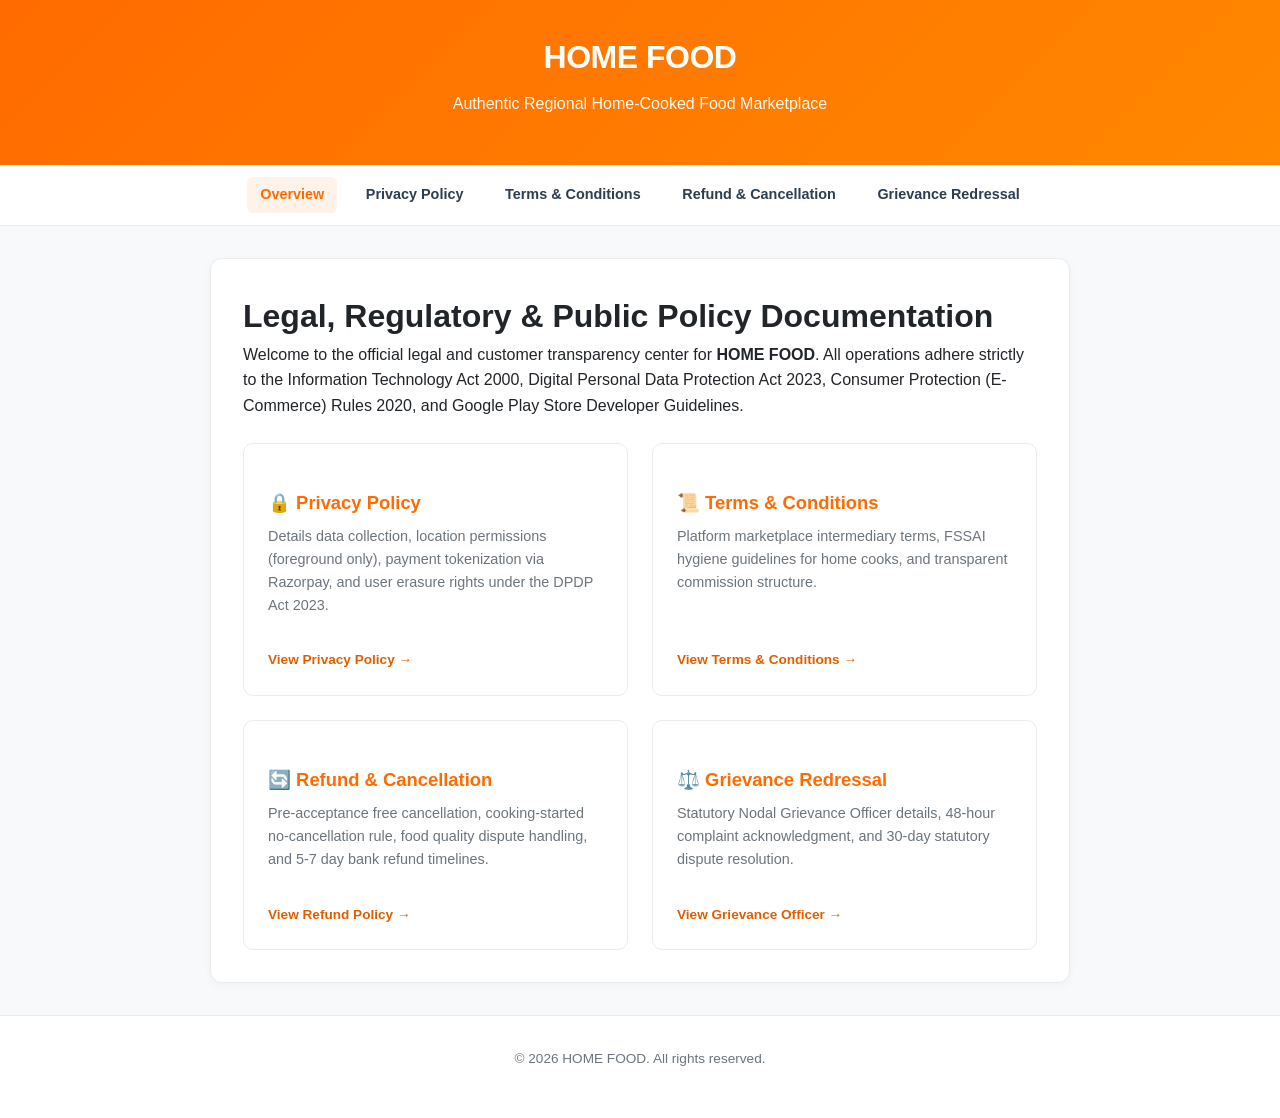
<file: index.html>
<!DOCTYPE html>
<html lang="en">
<head>
  <meta charset="UTF-8">
  <meta name="viewport" content="width=device-width, initial-scale=1.0">
  <title>HOME FOOD — Legal & Compliance Portal</title>
  <link rel="stylesheet" href="styles.css">
  <style>
    .portal-grid {
      display: grid;
      grid-template-columns: repeat(auto-fit, minmax(250px, 1fr));
      gap: 1.5rem;
      margin-top: 1.5rem;
    }
    .portal-card {
      background: white;
      border: 1px solid var(--border);
      border-radius: 10px;
      padding: 1.5rem;
      text-decoration: none;
      color: inherit;
      transition: transform 0.2s, box-shadow 0.2s;
      display: flex;
      flex-direction: column;
    }
    .portal-card:hover {
      transform: translateY(-4px);
      box-shadow: 0 8px 20px rgba(0,0,0,0.08);
      border-color: var(--primary);
    }
    .portal-card h3 {
      color: var(--primary);
      margin-bottom: 0.5rem;
    }
    .portal-card p {
      color: var(--text-muted);
      font-size: 0.9rem;
      flex-grow: 1;
    }
    .portal-card span {
      color: var(--primary-dark);
      font-weight: 600;
      font-size: 0.85rem;
      margin-top: 1rem;
    }
  </style>
</head>
<body>

<header>
  <h1>HOME FOOD</h1>
  <p>Authentic Regional Home-Cooked Food Marketplace</p>
</header>

<nav class="policy-nav">
  <a href="index.html" class="active">Overview</a>
  <a href="privacy.html">Privacy Policy</a>
  <a href="terms.html">Terms & Conditions</a>
  <a href="refund.html">Refund & Cancellation</a>
  <a href="grievance.html">Grievance Redressal</a>
</nav>

<main class="container">
  <div class="card">
    <h1>Legal, Regulatory & Public Policy Documentation</h1>
    <p>
      Welcome to the official legal and customer transparency center for <strong>HOME FOOD</strong>. 
      All operations adhere strictly to the Information Technology Act 2000, Digital Personal Data Protection Act 2023, 
      Consumer Protection (E-Commerce) Rules 2020, and Google Play Store Developer Guidelines.
    </p>

    <div class="portal-grid">
      <a href="privacy.html" class="portal-card">
        <h3>🔒 Privacy Policy</h3>
        <p>Details data collection, location permissions (foreground only), payment tokenization via Razorpay, and user erasure rights under the DPDP Act 2023.</p>
        <span>View Privacy Policy &rarr;</span>
      </a>

      <a href="terms.html" class="portal-card">
        <h3>📜 Terms & Conditions</h3>
        <p>Platform marketplace intermediary terms, FSSAI hygiene guidelines for home cooks, and transparent commission structure.</p>
        <span>View Terms & Conditions &rarr;</span>
      </a>

      <a href="refund.html" class="portal-card">
        <h3>🔄 Refund & Cancellation</h3>
        <p>Pre-acceptance free cancellation, cooking-started no-cancellation rule, food quality dispute handling, and 5-7 day bank refund timelines.</p>
        <span>View Refund Policy &rarr;</span>
      </a>

      <a href="grievance.html" class="portal-card">
        <h3>⚖️ Grievance Redressal</h3>
        <p>Statutory Nodal Grievance Officer details, 48-hour complaint acknowledgment, and 30-day statutory dispute resolution.</p>
        <span>View Grievance Officer &rarr;</span>
      </a>
    </div>
  </div>
</main>

<footer>
  <p>&copy; 2026 HOME FOOD. All rights reserved.</p>
</footer>

</body>
</html>
</file>
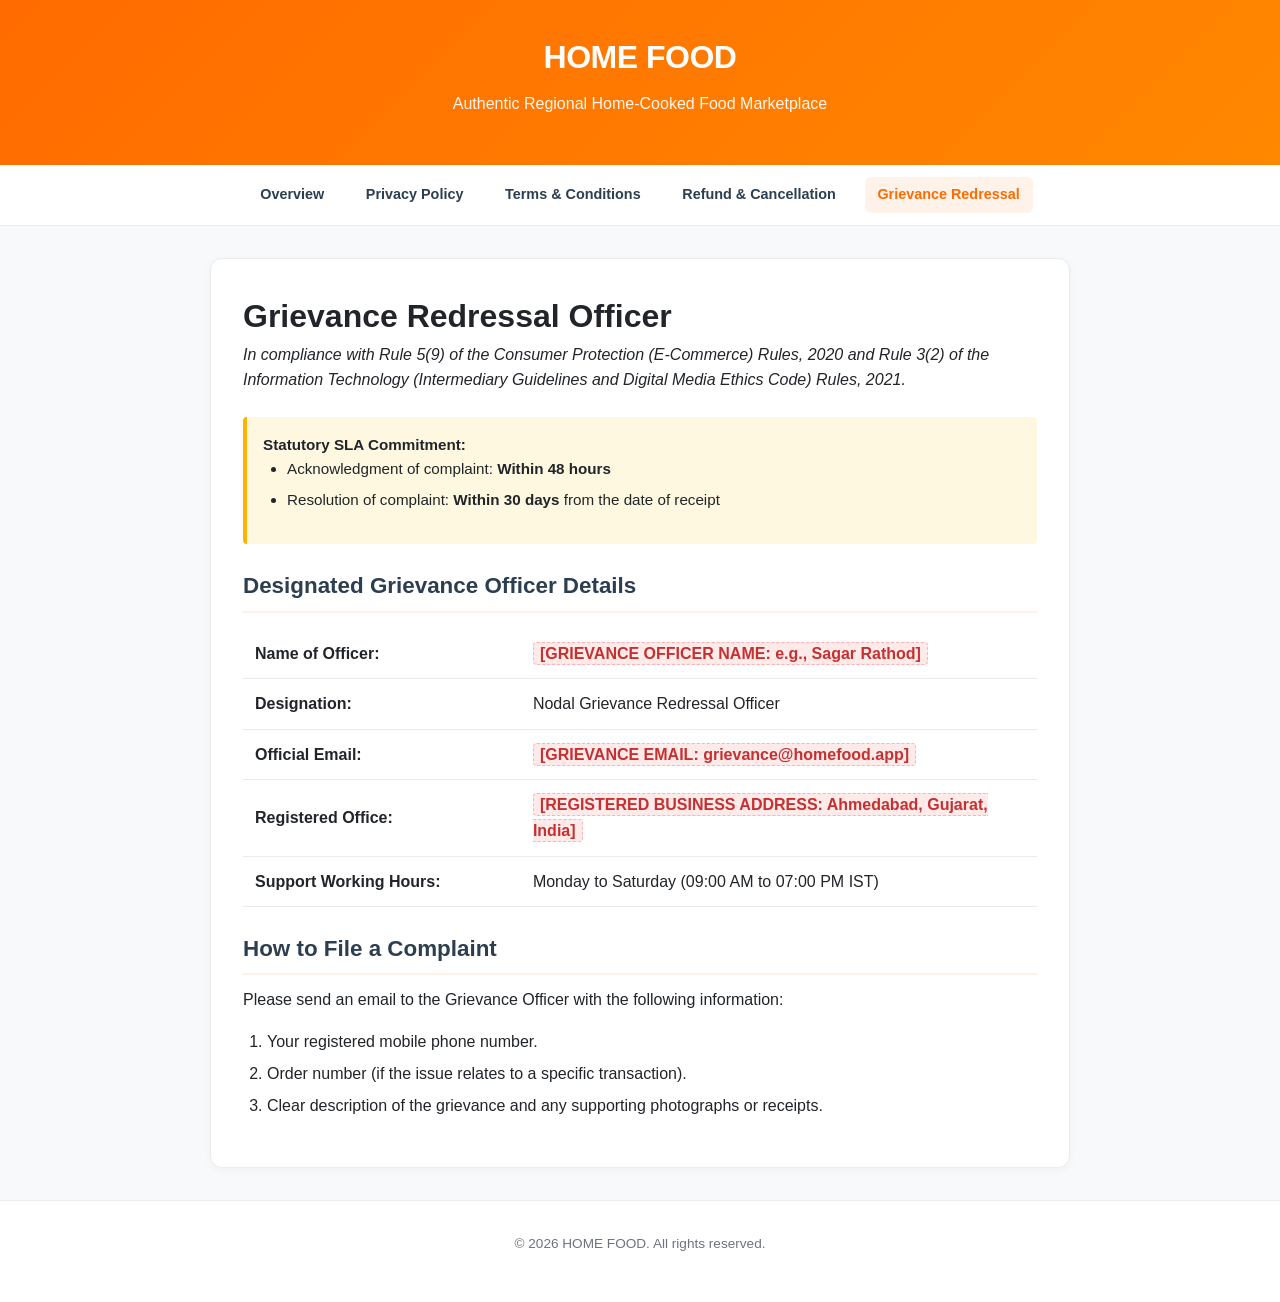
<file: grievance.html>
<!DOCTYPE html>
<html lang="en">
<head>
  <meta charset="UTF-8">
  <meta name="viewport" content="width=device-width, initial-scale=1.0">
  <title>Grievance Redressal — HOME FOOD</title>
  <link rel="stylesheet" href="styles.css">
</head>
<body>

<header>
  <h1>HOME FOOD</h1>
  <p>Authentic Regional Home-Cooked Food Marketplace</p>
</header>

<nav class="policy-nav">
  <a href="index.html">Overview</a>
  <a href="privacy.html">Privacy Policy</a>
  <a href="terms.html">Terms & Conditions</a>
  <a href="refund.html">Refund & Cancellation</a>
  <a href="grievance.html" class="active">Grievance Redressal</a>
</nav>

<main class="container">
  <div class="card">
    <h1>Grievance Redressal Officer</h1>
    <p><em>In compliance with Rule 5(9) of the Consumer Protection (E-Commerce) Rules, 2020 and Rule 3(2) of the Information Technology (Intermediary Guidelines and Digital Media Ethics Code) Rules, 2021.</em></p>

    <div class="notice-box">
      <strong>Statutory SLA Commitment:</strong>
      <ul>
        <li>Acknowledgment of complaint: <strong>Within 48 hours</strong></li>
        <li>Resolution of complaint: <strong>Within 30 days</strong> from the date of receipt</li>
      </ul>
    </div>

    <h2>Designated Grievance Officer Details</h2>
    <table style="width: 100%; border-collapse: collapse; margin-top: 1rem;">
      <tr style="border-bottom: 1px solid var(--border);">
        <td style="padding: 0.75rem; font-weight: bold; width: 35%;">Name of Officer:</td>
        <td style="padding: 0.75rem;"><span class="placeholder-tag">[GRIEVANCE OFFICER NAME: e.g., Sagar Rathod]</span></td>
      </tr>
      <tr style="border-bottom: 1px solid var(--border);">
        <td style="padding: 0.75rem; font-weight: bold;">Designation:</td>
        <td style="padding: 0.75rem;">Nodal Grievance Redressal Officer</td>
      </tr>
      <tr style="border-bottom: 1px solid var(--border);">
        <td style="padding: 0.75rem; font-weight: bold;">Official Email:</td>
        <td style="padding: 0.75rem;"><span class="placeholder-tag">[GRIEVANCE EMAIL: grievance@homefood.app]</span></td>
      </tr>
      <tr style="border-bottom: 1px solid var(--border);">
        <td style="padding: 0.75rem; font-weight: bold;">Registered Office:</td>
        <td style="padding: 0.75rem;"><span class="placeholder-tag">[REGISTERED BUSINESS ADDRESS: Ahmedabad, Gujarat, India]</span></td>
      </tr>
      <tr style="border-bottom: 1px solid var(--border);">
        <td style="padding: 0.75rem; font-weight: bold;">Support Working Hours:</td>
        <td style="padding: 0.75rem;">Monday to Saturday (09:00 AM to 07:00 PM IST)</td>
      </tr>
    </table>

    <h2>How to File a Complaint</h2>
    <p>Please send an email to the Grievance Officer with the following information:</p>
    <ol>
      <li>Your registered mobile phone number.</li>
      <li>Order number (if the issue relates to a specific transaction).</li>
      <li>Clear description of the grievance and any supporting photographs or receipts.</li>
    </ol>
  </div>
</main>

<footer>
  <p>&copy; 2026 HOME FOOD. All rights reserved.</p>
</footer>

</body>
</html>
</file>
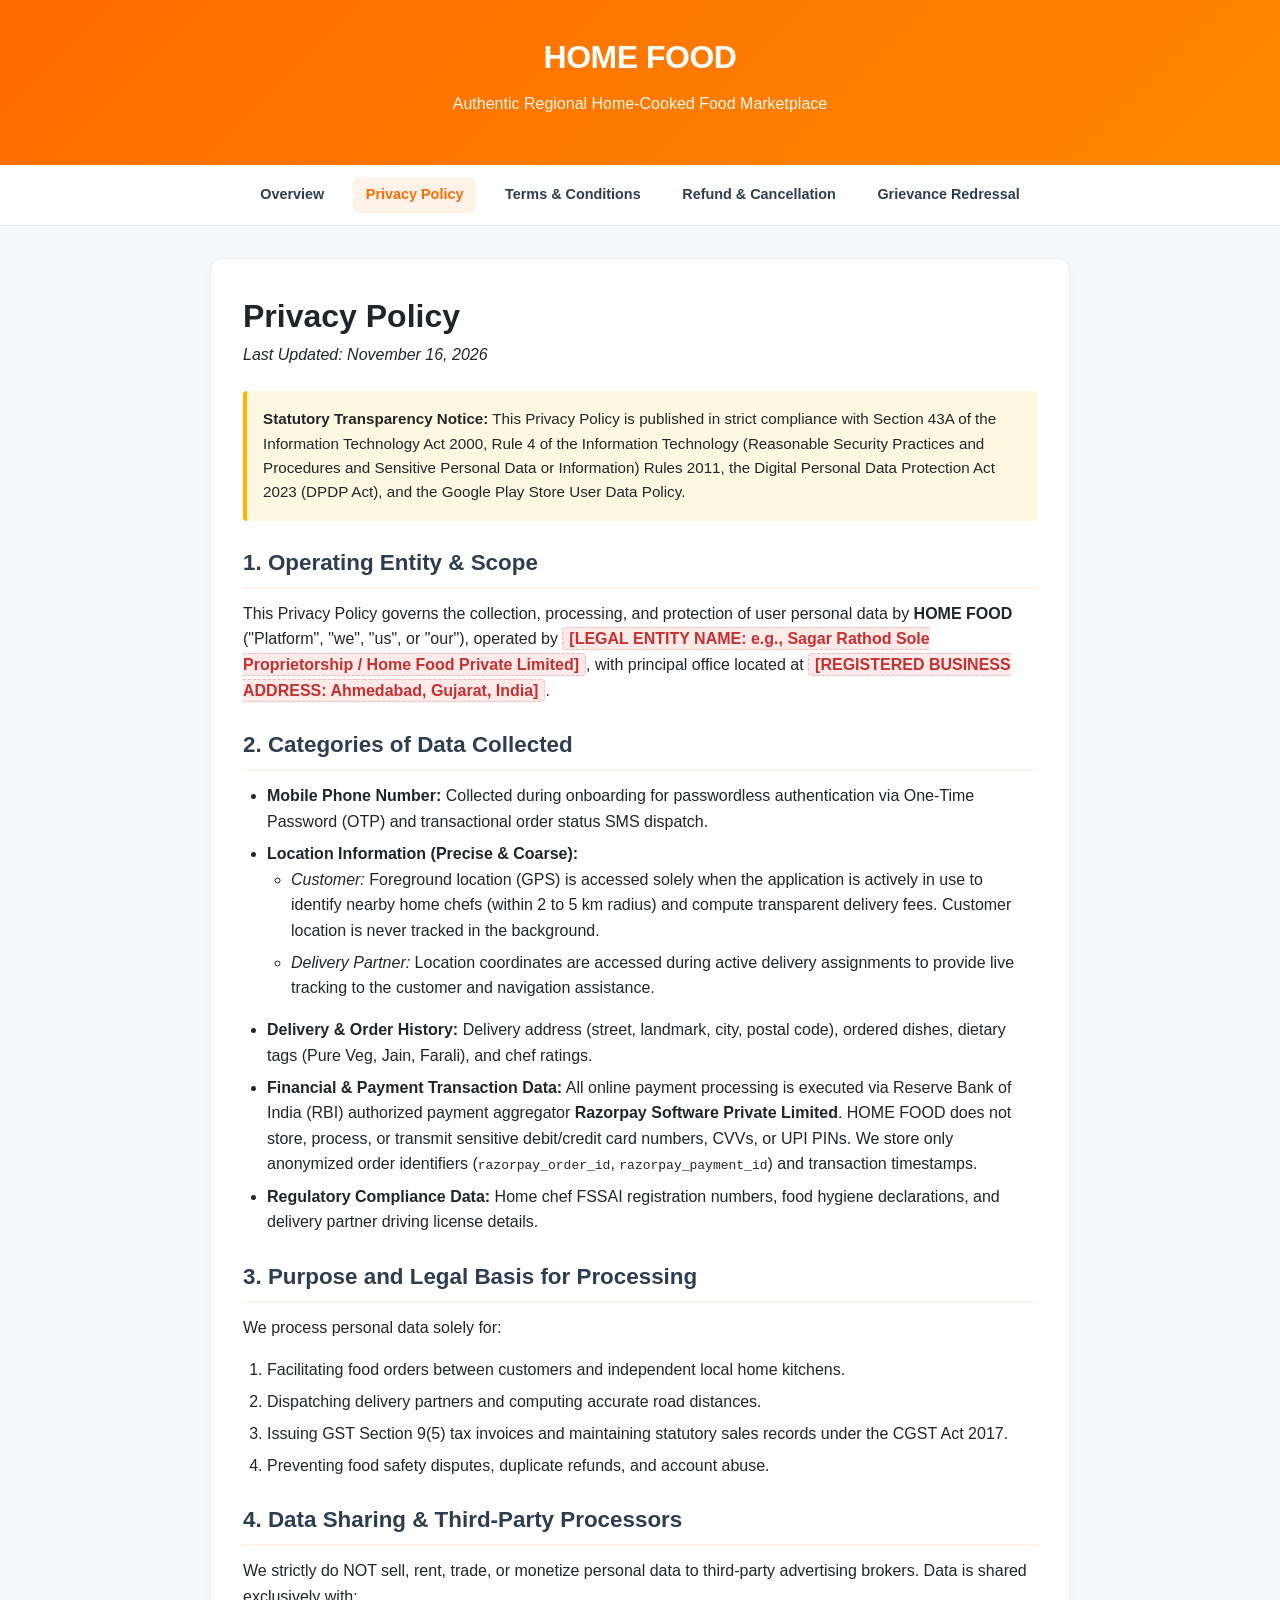
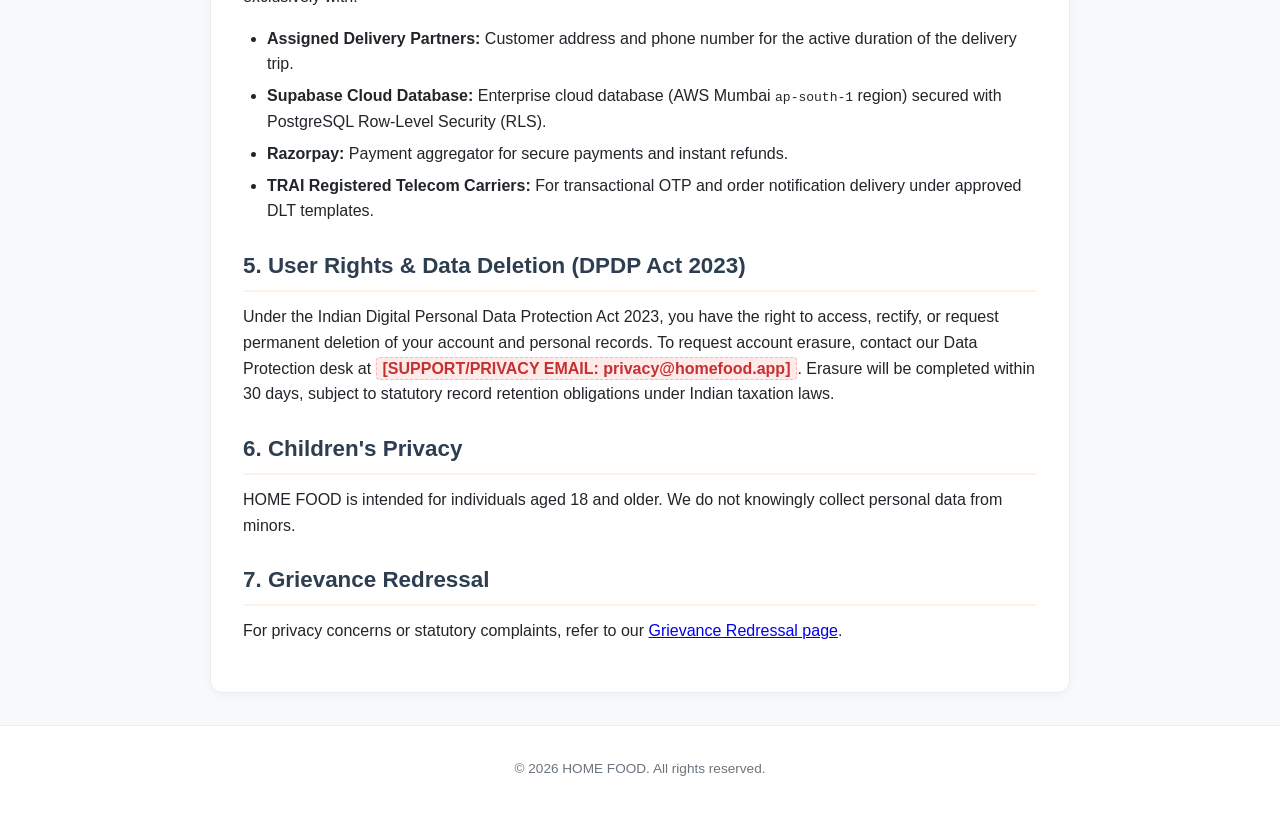
<file: privacy.html>
<!DOCTYPE html>
<html lang="en">
<head>
  <meta charset="UTF-8">
  <meta name="viewport" content="width=device-width, initial-scale=1.0">
  <title>Privacy Policy — HOME FOOD</title>
  <link rel="stylesheet" href="styles.css">
</head>
<body>

<header>
  <h1>HOME FOOD</h1>
  <p>Authentic Regional Home-Cooked Food Marketplace</p>
</header>

<nav class="policy-nav">
  <a href="index.html">Overview</a>
  <a href="privacy.html" class="active">Privacy Policy</a>
  <a href="terms.html">Terms & Conditions</a>
  <a href="refund.html">Refund & Cancellation</a>
  <a href="grievance.html">Grievance Redressal</a>
</nav>

<main class="container">
  <div class="card">
    <h1>Privacy Policy</h1>
    <p><em>Last Updated: November 16, 2026</em></p>

    <div class="notice-box">
      <strong>Statutory Transparency Notice:</strong> This Privacy Policy is published in strict compliance with Section 43A of the Information Technology Act 2000, Rule 4 of the Information Technology (Reasonable Security Practices and Procedures and Sensitive Personal Data or Information) Rules 2011, the Digital Personal Data Protection Act 2023 (DPDP Act), and the Google Play Store User Data Policy.
    </div>

    <h2>1. Operating Entity & Scope</h2>
    <p>
      This Privacy Policy governs the collection, processing, and protection of user personal data by 
      <strong>HOME FOOD</strong> ("Platform", "we", "us", or "our"), operated by 
      <span class="placeholder-tag">[LEGAL ENTITY NAME: e.g., Sagar Rathod Sole Proprietorship / Home Food Private Limited]</span>, 
      with principal office located at 
      <span class="placeholder-tag">[REGISTERED BUSINESS ADDRESS: Ahmedabad, Gujarat, India]</span>.
    </p>

    <h2>2. Categories of Data Collected</h2>
    <ul>
      <li>
        <strong>Mobile Phone Number:</strong> Collected during onboarding for passwordless authentication via One-Time Password (OTP) and transactional order status SMS dispatch.
      </li>
      <li>
        <strong>Location Information (Precise & Coarse):</strong>
        <ul>
          <li><em>Customer:</em> Foreground location (GPS) is accessed solely when the application is actively in use to identify nearby home chefs (within 2 to 5 km radius) and compute transparent delivery fees. Customer location is never tracked in the background.</li>
          <li><em>Delivery Partner:</em> Location coordinates are accessed during active delivery assignments to provide live tracking to the customer and navigation assistance.</li>
        </ul>
      </li>
      <li>
        <strong>Delivery & Order History:</strong> Delivery address (street, landmark, city, postal code), ordered dishes, dietary tags (Pure Veg, Jain, Farali), and chef ratings.
      </li>
      <li>
        <strong>Financial & Payment Transaction Data:</strong> All online payment processing is executed via Reserve Bank of India (RBI) authorized payment aggregator <strong>Razorpay Software Private Limited</strong>. HOME FOOD does not store, process, or transmit sensitive debit/credit card numbers, CVVs, or UPI PINs. We store only anonymized order identifiers (<code>razorpay_order_id</code>, <code>razorpay_payment_id</code>) and transaction timestamps.
      </li>
      <li>
        <strong>Regulatory Compliance Data:</strong> Home chef FSSAI registration numbers, food hygiene declarations, and delivery partner driving license details.
      </li>
    </ul>

    <h2>3. Purpose and Legal Basis for Processing</h2>
    <p>We process personal data solely for:</p>
    <ol>
      <li>Facilitating food orders between customers and independent local home kitchens.</li>
      <li>Dispatching delivery partners and computing accurate road distances.</li>
      <li>Issuing GST Section 9(5) tax invoices and maintaining statutory sales records under the CGST Act 2017.</li>
      <li>Preventing food safety disputes, duplicate refunds, and account abuse.</li>
    </ol>

    <h2>4. Data Sharing & Third-Party Processors</h2>
    <p>We strictly do NOT sell, rent, trade, or monetize personal data to third-party advertising brokers. Data is shared exclusively with:</p>
    <ul>
      <li><strong>Assigned Delivery Partners:</strong> Customer address and phone number for the active duration of the delivery trip.</li>
      <li><strong>Supabase Cloud Database:</strong> Enterprise cloud database (AWS Mumbai <code>ap-south-1</code> region) secured with PostgreSQL Row-Level Security (RLS).</li>
      <li><strong>Razorpay:</strong> Payment aggregator for secure payments and instant refunds.</li>
      <li><strong>TRAI Registered Telecom Carriers:</strong> For transactional OTP and order notification delivery under approved DLT templates.</li>
    </ul>

    <h2>5. User Rights & Data Deletion (DPDP Act 2023)</h2>
    <p>
      Under the Indian Digital Personal Data Protection Act 2023, you have the right to access, rectify, or request permanent deletion of your account and personal records. To request account erasure, contact our Data Protection desk at 
      <span class="placeholder-tag">[SUPPORT/PRIVACY EMAIL: privacy@homefood.app]</span>. 
      Erasure will be completed within 30 days, subject to statutory record retention obligations under Indian taxation laws.
    </p>

    <h2>6. Children's Privacy</h2>
    <p>
      HOME FOOD is intended for individuals aged 18 and older. We do not knowingly collect personal data from minors.
    </p>

    <h2>7. Grievance Redressal</h2>
    <p>
      For privacy concerns or statutory complaints, refer to our 
      <a href="grievance.html">Grievance Redressal page</a>.
    </p>
  </div>
</main>

<footer>
  <p>&copy; 2026 HOME FOOD. All rights reserved.</p>
</footer>

</body>
</html>
</file>
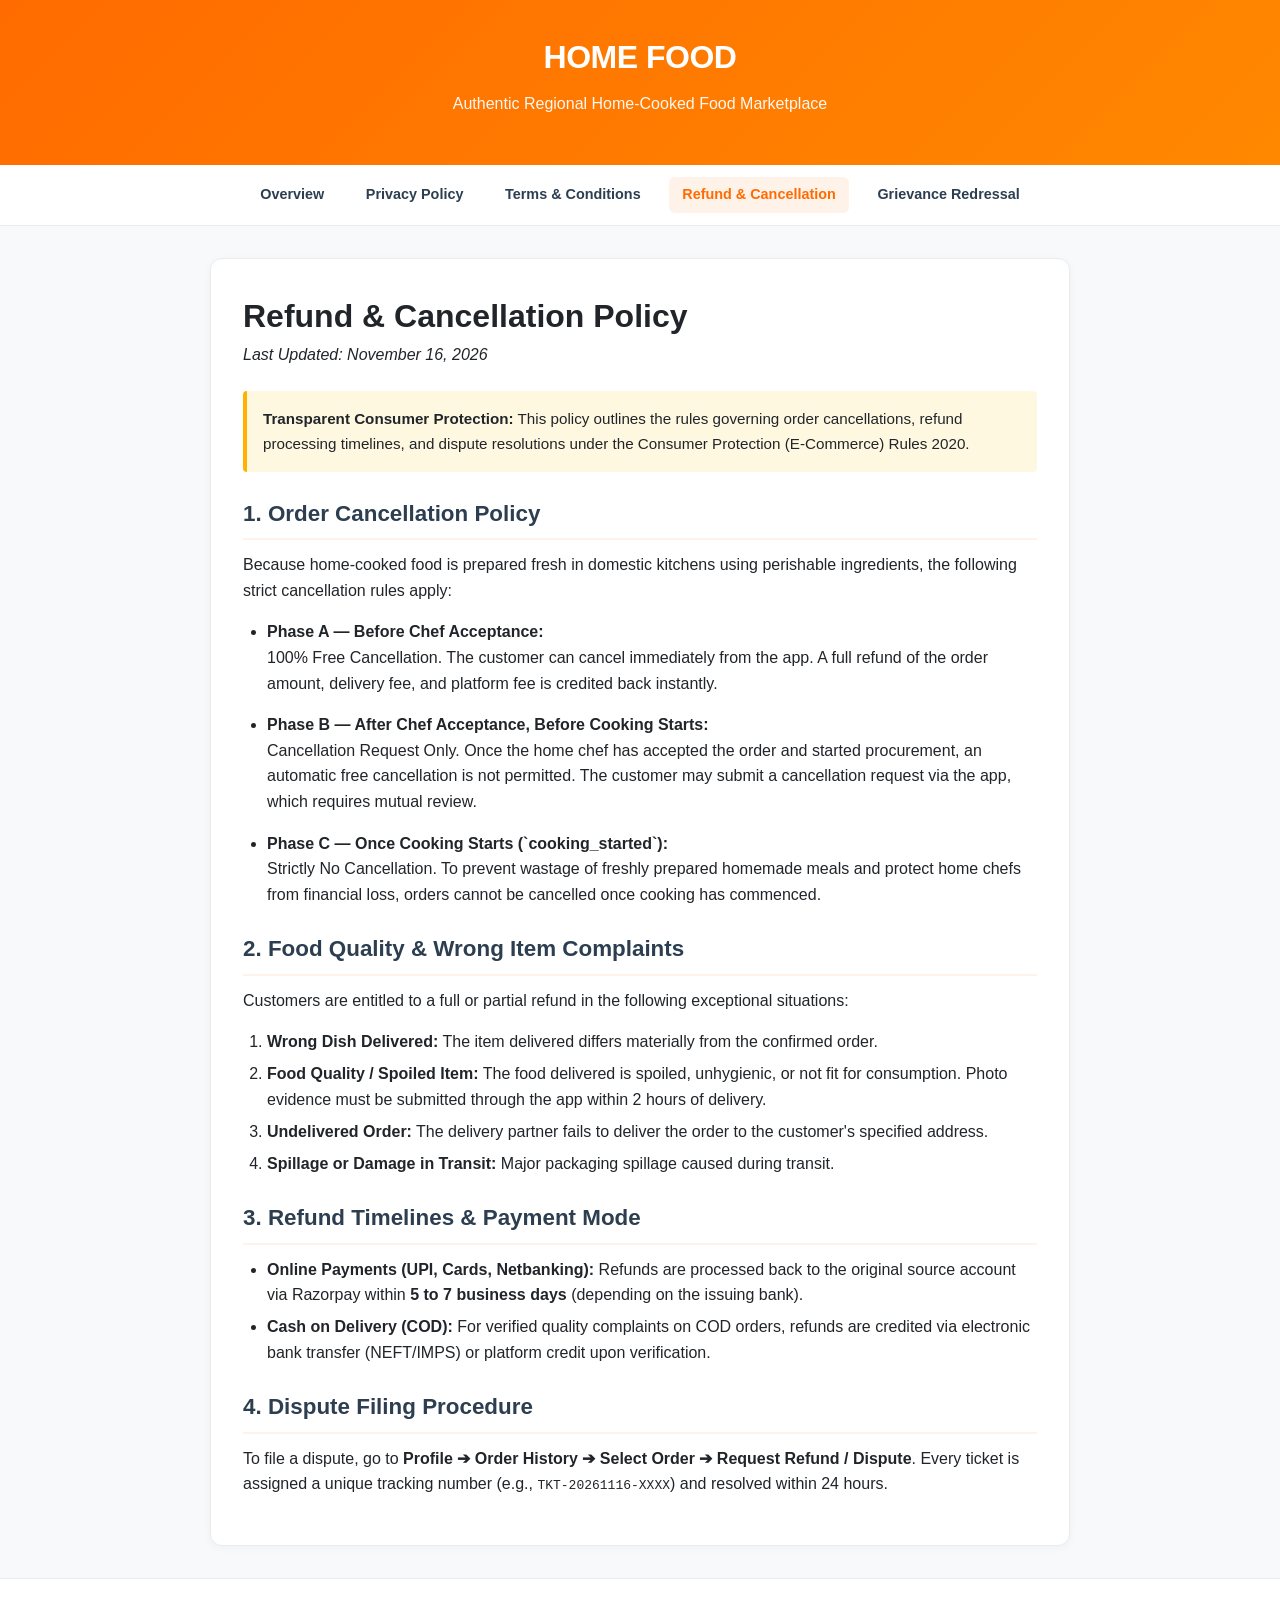
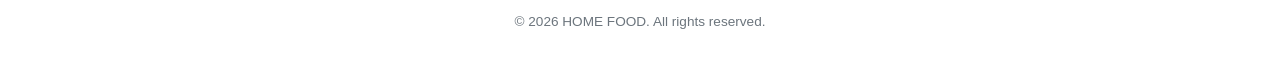
<file: refund.html>
<!DOCTYPE html>
<html lang="en">
<head>
  <meta charset="UTF-8">
  <meta name="viewport" content="width=device-width, initial-scale=1.0">
  <title>Refund & Cancellation Policy — HOME FOOD</title>
  <link rel="stylesheet" href="styles.css">
</head>
<body>

<header>
  <h1>HOME FOOD</h1>
  <p>Authentic Regional Home-Cooked Food Marketplace</p>
</header>

<nav class="policy-nav">
  <a href="index.html">Overview</a>
  <a href="privacy.html">Privacy Policy</a>
  <a href="terms.html">Terms & Conditions</a>
  <a href="refund.html" class="active">Refund & Cancellation</a>
  <a href="grievance.html">Grievance Redressal</a>
</nav>

<main class="container">
  <div class="card">
    <h1>Refund & Cancellation Policy</h1>
    <p><em>Last Updated: November 16, 2026</em></p>

    <div class="notice-box">
      <strong>Transparent Consumer Protection:</strong> This policy outlines the rules governing order cancellations, refund processing timelines, and dispute resolutions under the Consumer Protection (E-Commerce) Rules 2020.
    </div>

    <h2>1. Order Cancellation Policy</h2>
    <p>Because home-cooked food is prepared fresh in domestic kitchens using perishable ingredients, the following strict cancellation rules apply:</p>

    <ul>
      <li>
        <strong>Phase A — Before Chef Acceptance:</strong>
        <p>100% Free Cancellation. The customer can cancel immediately from the app. A full refund of the order amount, delivery fee, and platform fee is credited back instantly.</p>
      </li>
      <li>
        <strong>Phase B — After Chef Acceptance, Before Cooking Starts:</strong>
        <p>Cancellation Request Only. Once the home chef has accepted the order and started procurement, an automatic free cancellation is not permitted. The customer may submit a cancellation request via the app, which requires mutual review.</p>
      </li>
      <li>
        <strong>Phase C — Once Cooking Starts (`cooking_started`):</strong>
        <p>Strictly No Cancellation. To prevent wastage of freshly prepared homemade meals and protect home chefs from financial loss, orders cannot be cancelled once cooking has commenced.</p>
      </li>
    </ul>

    <h2>2. Food Quality & Wrong Item Complaints</h2>
    <p>Customers are entitled to a full or partial refund in the following exceptional situations:</p>
    <ol>
      <li><strong>Wrong Dish Delivered:</strong> The item delivered differs materially from the confirmed order.</li>
      <li><strong>Food Quality / Spoiled Item:</strong> The food delivered is spoiled, unhygienic, or not fit for consumption. Photo evidence must be submitted through the app within 2 hours of delivery.</li>
      <li><strong>Undelivered Order:</strong> The delivery partner fails to deliver the order to the customer's specified address.</li>
      <li><strong>Spillage or Damage in Transit:</strong> Major packaging spillage caused during transit.</li>
    </ol>

    <h2>3. Refund Timelines & Payment Mode</h2>
    <ul>
      <li><strong>Online Payments (UPI, Cards, Netbanking):</strong> Refunds are processed back to the original source account via Razorpay within <strong>5 to 7 business days</strong> (depending on the issuing bank).</li>
      <li><strong>Cash on Delivery (COD):</strong> For verified quality complaints on COD orders, refunds are credited via electronic bank transfer (NEFT/IMPS) or platform credit upon verification.</li>
    </ul>

    <h2>4. Dispute Filing Procedure</h2>
    <p>
      To file a dispute, go to <strong>Profile ➔ Order History ➔ Select Order ➔ Request Refund / Dispute</strong>. 
      Every ticket is assigned a unique tracking number (e.g., <code>TKT-20261116-XXXX</code>) and resolved within 24 hours.
    </p>
  </div>
</main>

<footer>
  <p>&copy; 2026 HOME FOOD. All rights reserved.</p>
</footer>

</body>
</html>
</file>
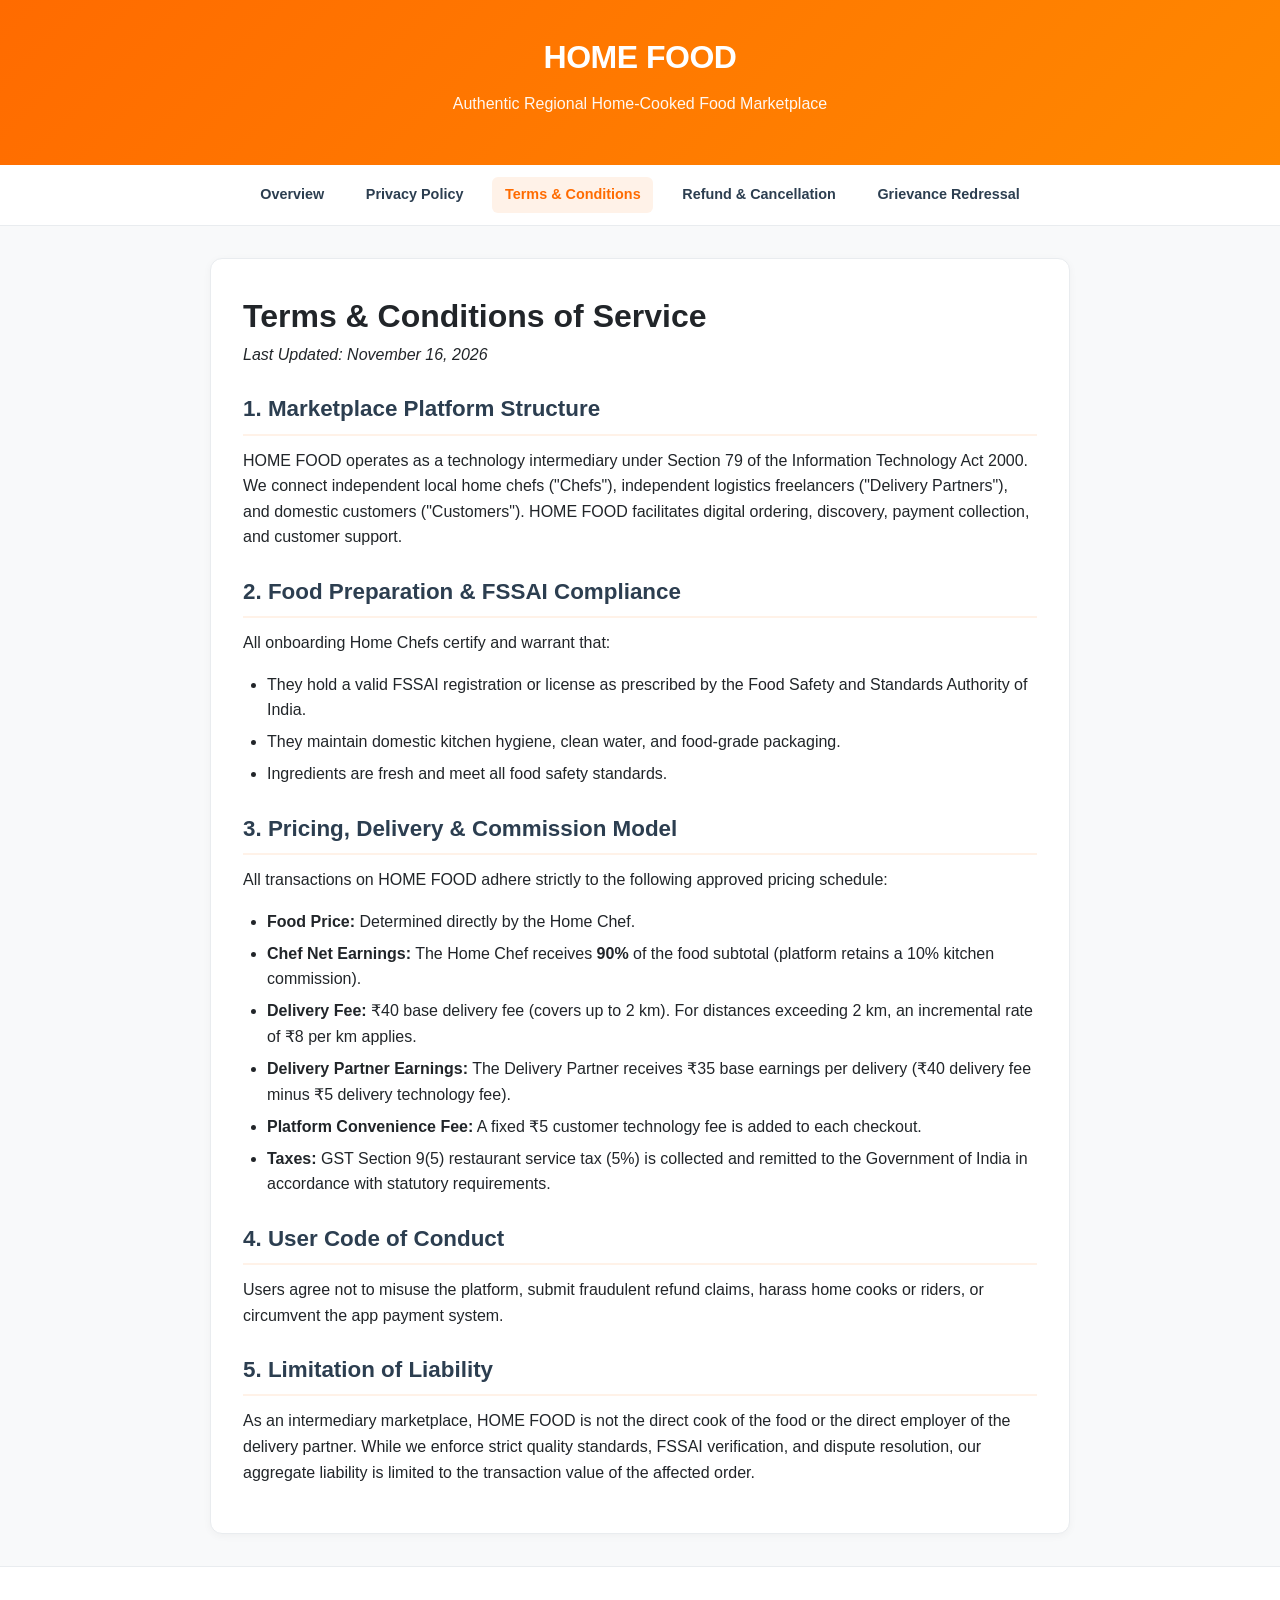
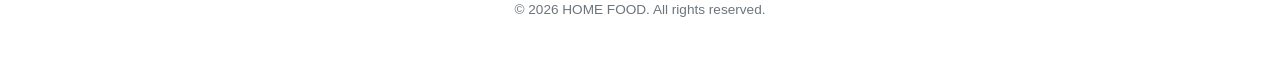
<file: terms.html>
<!DOCTYPE html>
<html lang="en">
<head>
  <meta charset="UTF-8">
  <meta name="viewport" content="width=device-width, initial-scale=1.0">
  <title>Terms & Conditions — HOME FOOD</title>
  <link rel="stylesheet" href="styles.css">
</head>
<body>

<header>
  <h1>HOME FOOD</h1>
  <p>Authentic Regional Home-Cooked Food Marketplace</p>
</header>

<nav class="policy-nav">
  <a href="index.html">Overview</a>
  <a href="privacy.html">Privacy Policy</a>
  <a href="terms.html" class="active">Terms & Conditions</a>
  <a href="refund.html">Refund & Cancellation</a>
  <a href="grievance.html">Grievance Redressal</a>
</nav>

<main class="container">
  <div class="card">
    <h1>Terms & Conditions of Service</h1>
    <p><em>Last Updated: November 16, 2026</em></p>

    <h2>1. Marketplace Platform Structure</h2>
    <p>
      HOME FOOD operates as a technology intermediary under Section 79 of the Information Technology Act 2000. 
      We connect independent local home chefs ("Chefs"), independent logistics freelancers ("Delivery Partners"), and domestic customers ("Customers"). 
      HOME FOOD facilitates digital ordering, discovery, payment collection, and customer support.
    </p>

    <h2>2. Food Preparation & FSSAI Compliance</h2>
    <p>
      All onboarding Home Chefs certify and warrant that:
    </p>
    <ul>
      <li>They hold a valid FSSAI registration or license as prescribed by the Food Safety and Standards Authority of India.</li>
      <li>They maintain domestic kitchen hygiene, clean water, and food-grade packaging.</li>
      <li>Ingredients are fresh and meet all food safety standards.</li>
    </ul>

    <h2>3. Pricing, Delivery & Commission Model</h2>
    <p>All transactions on HOME FOOD adhere strictly to the following approved pricing schedule:</p>
    <ul>
      <li><strong>Food Price:</strong> Determined directly by the Home Chef.</li>
      <li><strong>Chef Net Earnings:</strong> The Home Chef receives <strong>90%</strong> of the food subtotal (platform retains a 10% kitchen commission).</li>
      <li><strong>Delivery Fee:</strong> ₹40 base delivery fee (covers up to 2 km). For distances exceeding 2 km, an incremental rate of ₹8 per km applies.</li>
      <li><strong>Delivery Partner Earnings:</strong> The Delivery Partner receives ₹35 base earnings per delivery (₹40 delivery fee minus ₹5 delivery technology fee).</li>
      <li><strong>Platform Convenience Fee:</strong> A fixed ₹5 customer technology fee is added to each checkout.</li>
      <li><strong>Taxes:</strong> GST Section 9(5) restaurant service tax (5%) is collected and remitted to the Government of India in accordance with statutory requirements.</li>
    </ul>

    <h2>4. User Code of Conduct</h2>
    <p>
      Users agree not to misuse the platform, submit fraudulent refund claims, harass home cooks or riders, or circumvent the app payment system.
    </p>

    <h2>5. Limitation of Liability</h2>
    <p>
      As an intermediary marketplace, HOME FOOD is not the direct cook of the food or the direct employer of the delivery partner. While we enforce strict quality standards, FSSAI verification, and dispute resolution, our aggregate liability is limited to the transaction value of the affected order.
    </p>
  </div>
</main>

<footer>
  <p>&copy; 2026 HOME FOOD. All rights reserved.</p>
</footer>

</body>
</html>
</file>
<file: styles.css>
:root {
  --primary: #FF6B00;
  --primary-dark: #E05E00;
  --secondary: #2C3E50;
  --bg: #F8F9FA;
  --card-bg: #FFFFFF;
  --text: #212529;
  --text-muted: #6C757D;
  --border: #E9ECEF;
  --success: #28A745;
  --warning: #FFC107;
  --danger: #DC3545;
}

* {
  box-sizing: border-box;
  margin: 0;
  padding: 0;
}

body {
  font-family: -apple-system, BlinkMacSystemFont, "Segoe UI", Roboto, Helvetica, Arial, sans-serif;
  line-height: 1.6;
  color: var(--text);
  background-color: var(--bg);
  padding: 0;
}

header {
  background: linear-gradient(135deg, #FF6B00 0%, #FF8800 100%);
  color: white;
  padding: 2rem 1.5rem;
  text-align: center;
  box-shadow: 0 4px 12px rgba(255, 107, 0, 0.2);
}

header h1 {
  font-size: 2rem;
  margin-bottom: 0.5rem;
  letter-spacing: -0.5px;
}

header p {
  font-size: 1rem;
  opacity: 0.95;
}

nav.policy-nav {
  background: white;
  display: flex;
  justify-content: center;
  flex-wrap: wrap;
  gap: 1rem;
  padding: 0.75rem 1rem;
  border-bottom: 1px solid var(--border);
  position: sticky;
  top: 0;
  z-index: 100;
}

nav.policy-nav a {
  color: var(--secondary);
  text-decoration: none;
  font-weight: 600;
  font-size: 0.9rem;
  padding: 0.4rem 0.8rem;
  border-radius: 6px;
  transition: all 0.2s ease;
}

nav.policy-nav a:hover,
nav.policy-nav a.active {
  background-color: #FFF2E8;
  color: var(--primary);
}

main.container {
  max-width: 900px;
  margin: 2rem auto;
  padding: 0 1.25rem;
}

.card {
  background: var(--card-bg);
  border-radius: 12px;
  padding: 2rem;
  margin-bottom: 2rem;
  border: 1px solid var(--border);
  box-shadow: 0 2px 8px rgba(0, 0, 0, 0.04);
}

h2 {
  color: var(--secondary);
  font-size: 1.4rem;
  margin-top: 1.5rem;
  margin-bottom: 0.75rem;
  border-bottom: 2px solid #FFF2E8;
  padding-bottom: 0.4rem;
}

h3 {
  color: var(--primary);
  font-size: 1.15rem;
  margin-top: 1.25rem;
  margin-bottom: 0.5rem;
}

p, ul, ol {
  margin-bottom: 1rem;
}

ul, ol {
  padding-left: 1.5rem;
}

li {
  margin-bottom: 0.4rem;
}

.notice-box {
  background: #FFF8E1;
  border-left: 4px solid #FFB300;
  padding: 1rem;
  border-radius: 4px;
  margin: 1.5rem 0;
  font-size: 0.95rem;
}

.placeholder-tag {
  background-color: #FFEAEA;
  color: #C53030;
  font-weight: 700;
  padding: 2px 6px;
  border-radius: 4px;
  border: 1px dashed #FEB2B2;
}

footer {
  text-align: center;
  padding: 2rem 1rem;
  color: var(--text-muted);
  font-size: 0.85rem;
  border-top: 1px solid var(--border);
  background: white;
}
</file>
